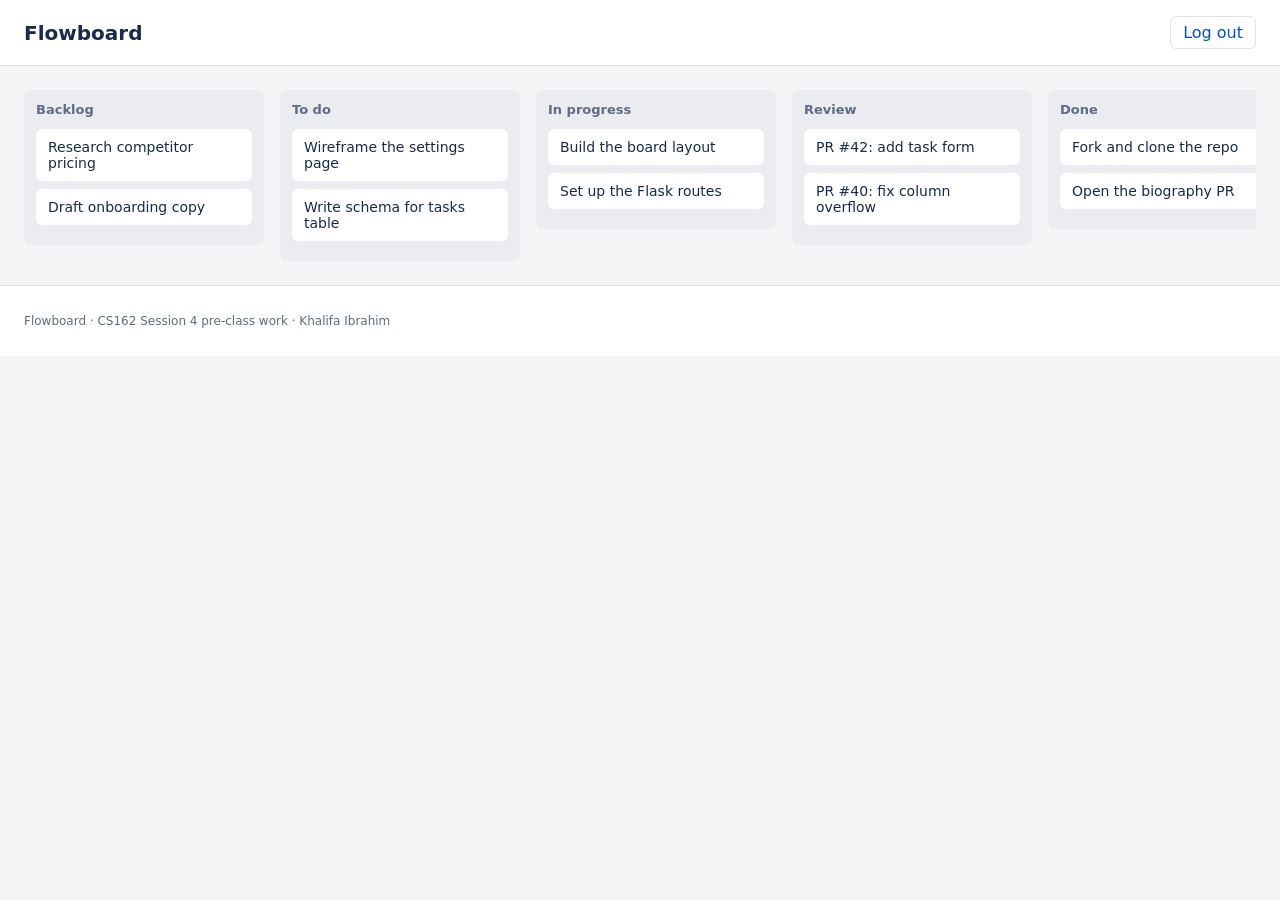
<file: session_04/index.html>
<!DOCTYPE html>
<html lang="en">
<head>
  <meta charset="utf-8">
  <meta name="viewport" content="width=device-width, initial-scale=1">
  <title>Flowboard</title>
  <link rel="stylesheet" href="styles.css">
</head>
<body>

  <header>
    <h1>Flowboard</h1>
    <a class="logout" href="/logout">Log out</a>
  </header>

  <main>
    <!-- The only div on this page. It exists to put the columns in a row. -->
    <div class="board">

      <section class="column">
        <h2>Backlog</h2>
        <ul>
          <li>Research competitor pricing</li>
          <li>Draft onboarding copy</li>
        </ul>
      </section>

      <section class="column">
        <h2>To do</h2>
        <ul>
          <li>Wireframe the settings page</li>
          <li>Write schema for tasks table</li>
        </ul>
      </section>

      <section class="column">
        <h2>In progress</h2>
        <ul>
          <li>Build the board layout</li>
          <li>Set up the Flask routes</li>
        </ul>
      </section>

      <section class="column">
        <h2>Review</h2>
        <ul>
          <li>PR #42: add task form</li>
          <li>PR #40: fix column overflow</li>
        </ul>
      </section>

      <section class="column">
        <h2>Done</h2>
        <ul>
          <li>Fork and clone the repo</li>
          <li>Open the biography PR</li>
        </ul>
      </section>

    </div>
  </main>

  <footer>
    <p>Flowboard &middot; CS162 Session 4 pre-class work &middot; Khalifa Ibrahim</p>
  </footer>

</body>
</html>
</file>
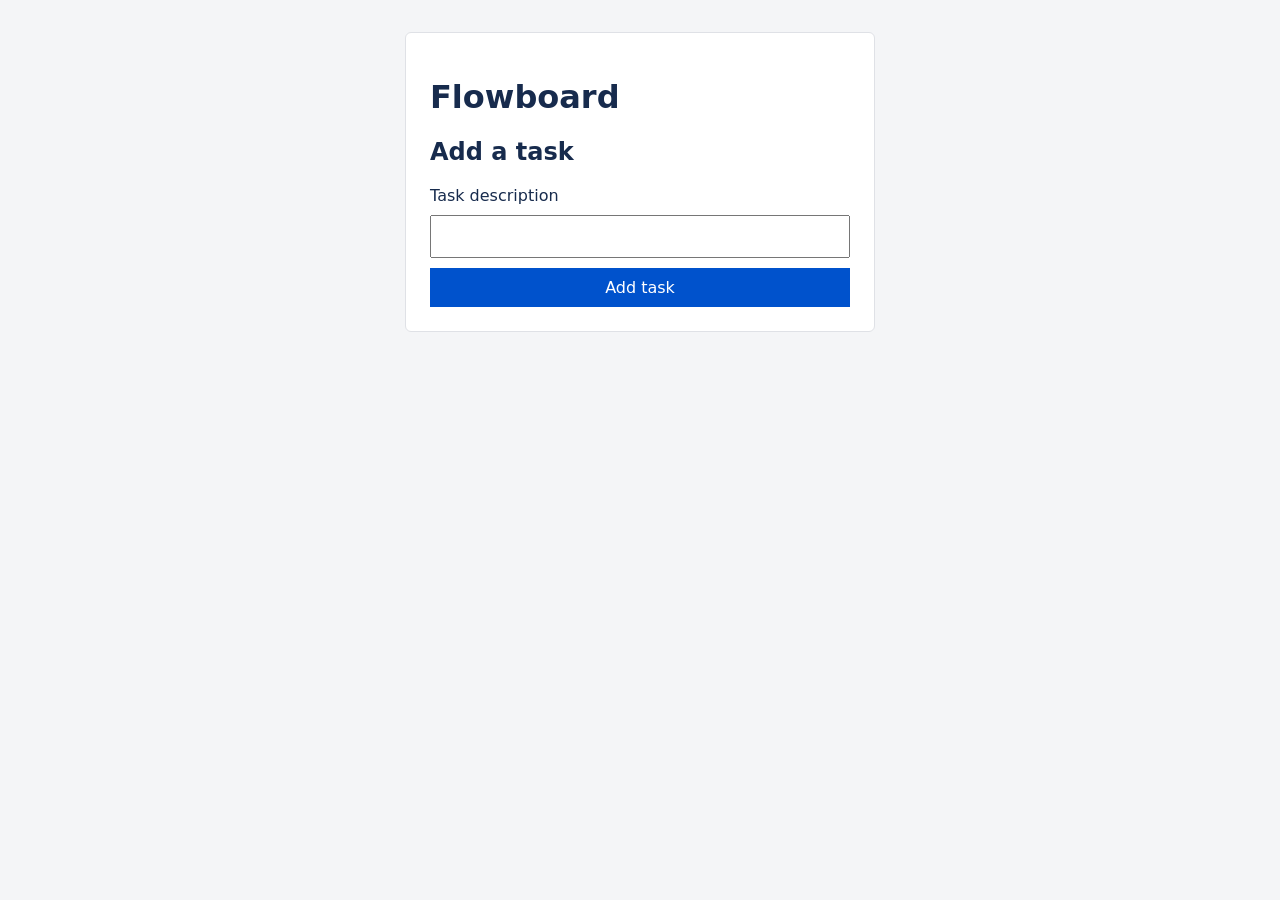
<file: session_05/index.html>
<!DOCTYPE html>
<html lang="en">
<head>
  <meta charset="utf-8">
  <meta name="viewport" content="width=device-width, initial-scale=1">
  <title>Flowboard: Add a Task</title>
  <link rel="stylesheet" href="styles.css">
</head>
<body>
  <main>
    <h1>Flowboard</h1>
    <h2>Add a task</h2>

    <form action="/tasks" method="post">
      <label for="task">Task description</label>
      <input id="task" name="task" type="text" required>
      <button type="submit">Add task</button>
    </form>
  </main>
</body>
</html>
</file>
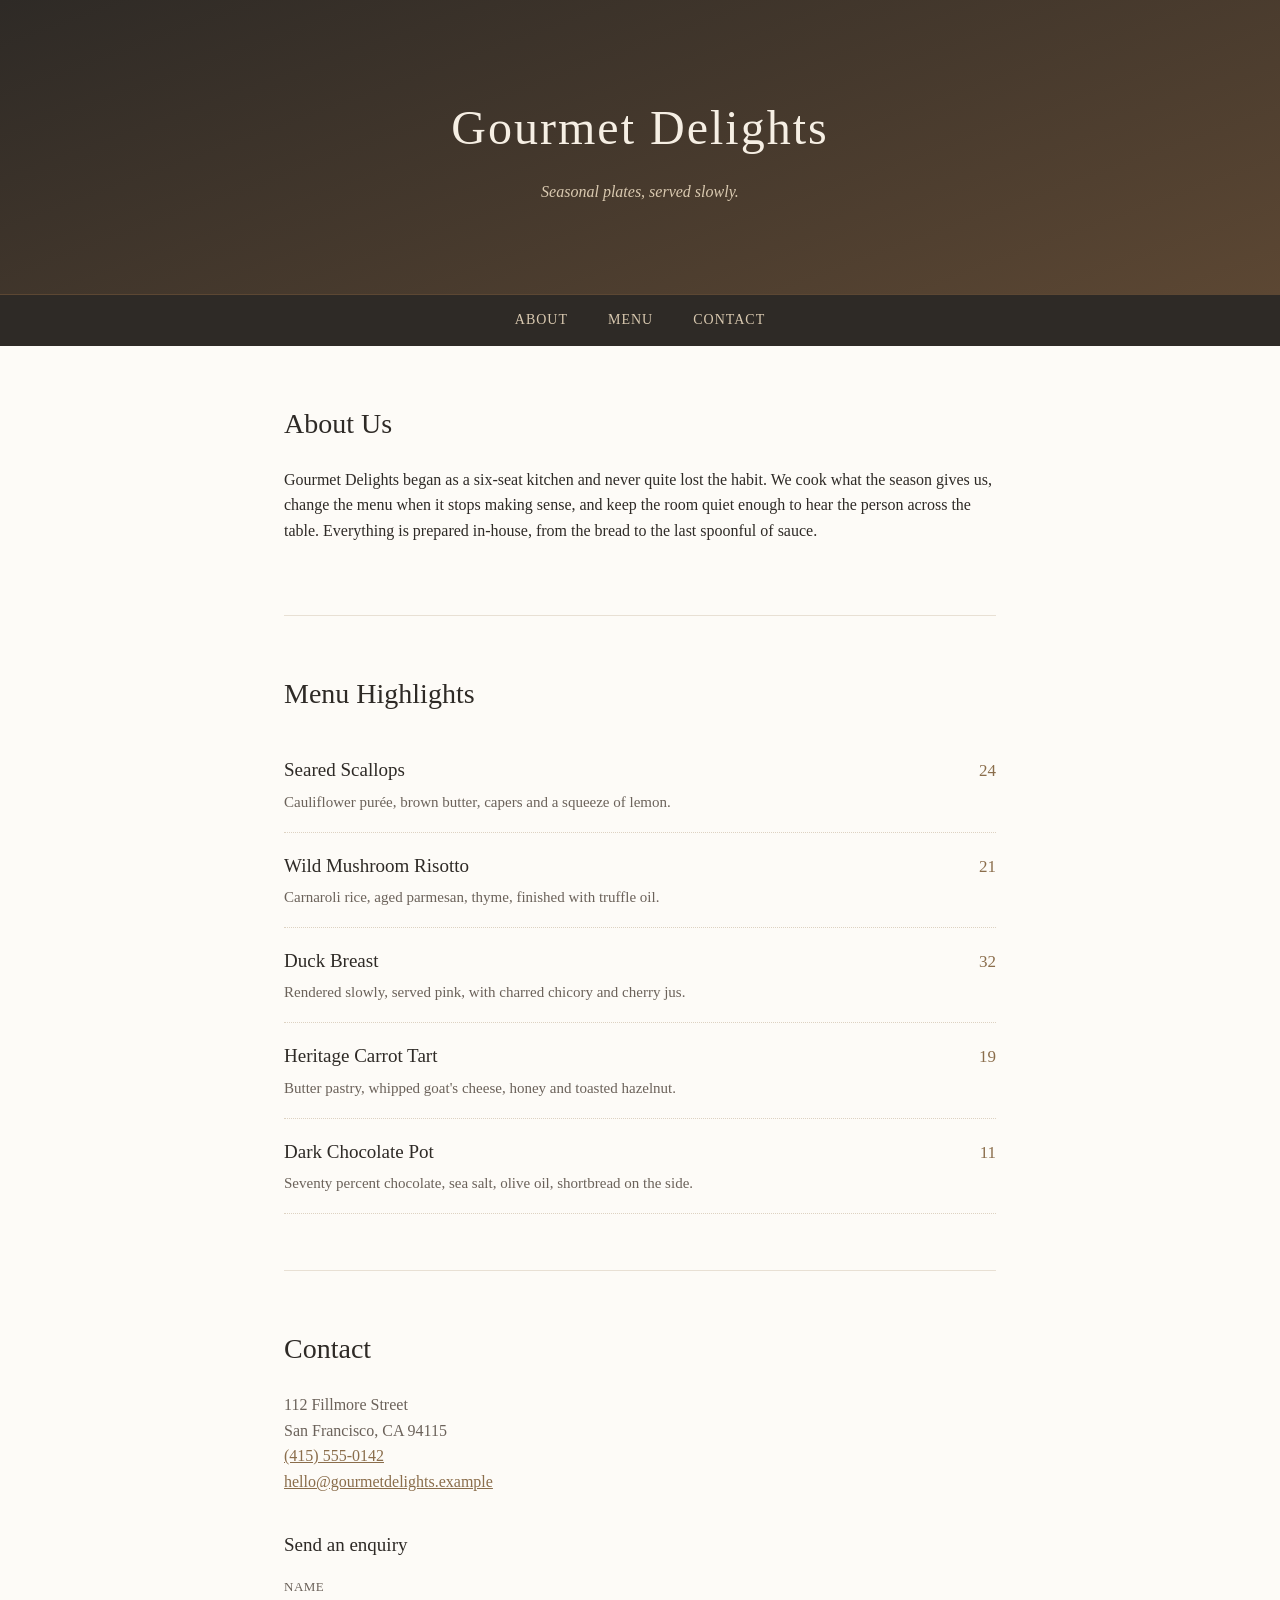
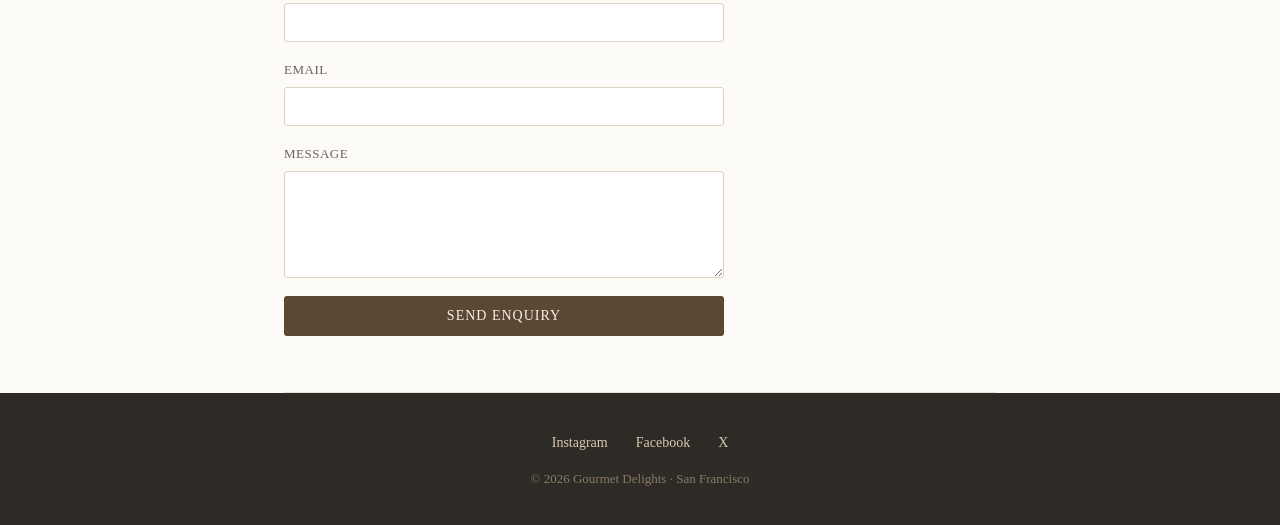
<file: session_04/restaurant/index.html>
<!DOCTYPE html>
<html lang="en">
<head>
  <meta charset="utf-8">
  <meta name="viewport" content="width=device-width, initial-scale=1">
  <title>Gourmet Delights</title>
  <link rel="stylesheet" href="styles.css">
</head>
<body>

  <!-- 1. Header: name + welcoming banner -->
  <header class="banner">
    <h1>Gourmet Delights</h1>
    <p class="tagline">Seasonal plates, served slowly.</p>
  </header>

  <!-- Optional nav. Each href points at a section id further down the page. -->
  <nav class="site-nav">
    <ul>
      <li><a href="#about">About</a></li>
      <li><a href="#menu">Menu</a></li>
      <li><a href="#contact">Contact</a></li>
    </ul>
  </nav>

  <main>

    <!-- 2. About Us -->
    <section id="about">
      <h2>About Us</h2>
      <p>
        Gourmet Delights began as a six-seat kitchen and never quite lost the habit.
        We cook what the season gives us, change the menu when it stops making sense,
        and keep the room quiet enough to hear the person across the table. Everything
        is prepared in-house, from the bread to the last spoonful of sauce.
      </p>
    </section>

    <!-- 3. Menu Highlights -->
    <section id="menu">
      <h2>Menu Highlights</h2>
      <ul class="dishes">
        <li>
          <h3>Seared Scallops <span class="price">24</span></h3>
          <p>Cauliflower purée, brown butter, capers and a squeeze of lemon.</p>
        </li>
        <li>
          <h3>Wild Mushroom Risotto <span class="price">21</span></h3>
          <p>Carnaroli rice, aged parmesan, thyme, finished with truffle oil.</p>
        </li>
        <li>
          <h3>Duck Breast <span class="price">32</span></h3>
          <p>Rendered slowly, served pink, with charred chicory and cherry jus.</p>
        </li>
        <li>
          <h3>Heritage Carrot Tart <span class="price">19</span></h3>
          <p>Butter pastry, whipped goat's cheese, honey and toasted hazelnut.</p>
        </li>
        <li>
          <h3>Dark Chocolate Pot <span class="price">11</span></h3>
          <p>Seventy percent chocolate, sea salt, olive oil, shortbread on the side.</p>
        </li>
      </ul>
    </section>

    <!-- 4. Contact: details + enquiry form -->
    <section id="contact">
      <h2>Contact</h2>

      <address>
        112 Fillmore Street<br>
        San Francisco, CA 94115<br>
        <a href="tel:+14155550142">(415) 555-0142</a><br>
        <a href="mailto:hello@gourmetdelights.example">hello@gourmetdelights.example</a>
      </address>

      <form class="contact-form">
        <h3>Send an enquiry</h3>

        <label for="name">Name</label>
        <input id="name" name="name" type="text" required>

        <label for="email">Email</label>
        <input id="email" name="email" type="email" required>

        <label for="message">Message</label>
        <textarea id="message" name="message" rows="5" required></textarea>

        <button type="submit">Send enquiry</button>
      </form>
    </section>

  </main>

  <!-- 5. Footer: social links -->
  <footer>
    <ul class="social">
      <li><a href="#">Instagram</a></li>
      <li><a href="#">Facebook</a></li>
      <li><a href="#">X</a></li>
    </ul>
    <p class="copyright">&copy; 2026 Gourmet Delights &middot; San Francisco</p>
  </footer>

</body>
</html>
</file>
<file: session_04/styles.css>
* { box-sizing: border-box; }

body {
  margin: 0;
  font-family: system-ui, sans-serif;
  background: #f4f5f7;
  color: #172b4d;
}

header {
  display: flex;
  justify-content: space-between;
  align-items: center;
  padding: 16px 24px;
  background: #fff;
  border-bottom: 1px solid #dfe1e6;
}

h1 { margin: 0; font-size: 20px; }

.logout {
  color: #0052cc;
  text-decoration: none;
  padding: 6px 12px;
  border: 1px solid #dfe1e6;
  border-radius: 6px;
}

main { padding: 24px; }

.board {
  display: flex;
  gap: 16px;
  align-items: flex-start;
  overflow-x: auto;
}

.column {
  flex: 1 0 240px;
  background: #ebecf0;
  border-radius: 6px;
  padding: 12px;
}

.column h2 {
  margin: 0 0 12px;
  font-size: 13px;
  color: #5e6c84;
}

.column ul {
  list-style: none;
  margin: 0;
  padding: 0;
}

.column li {
  background: #fff;
  border-radius: 6px;
  padding: 10px 12px;
  margin-bottom: 8px;
  font-size: 14px;
}

footer {
  padding: 16px 24px;
  border-top: 1px solid #dfe1e6;
  background: #fff;
  font-size: 12px;
  color: #5e6c84;
}

@media (max-width: 720px) {
  .board { flex-direction: column; }
}
</file>
<file: session_05/styles.css>
body {
  margin: 0;
  padding: 32px;
  font-family: system-ui, sans-serif;
  color: #172b4d;
  background: #f4f5f7;
}

main {
  max-width: 420px;
  margin: 0 auto;
  padding: 24px;
  background: white;
  border: 1px solid #dfe1e6;
  border-radius: 6px;
}

form {
  display: grid;
  gap: 10px;
}

input,
button {
  padding: 10px;
  font: inherit;
}

button {
  color: white;
  background: #0052cc;
  border: 0;
  cursor: pointer;
}
</file>
<file: session_04/restaurant/styles.css>
* { box-sizing: border-box; }

body {
  margin: 0;
  font-family: Georgia, "Times New Roman", serif;
  line-height: 1.6;
  color: #2e2a26;
  background: #fdfbf7;
}

/* ---- Header / banner ---- */
.banner {
  background: linear-gradient(160deg, #2e2a26, #5c4733);
  color: #f6efe4;
  text-align: center;
  padding: 90px 24px;
}

.banner h1 {
  margin: 0;
  font-size: 48px;
  font-weight: normal;
  letter-spacing: 2px;
}

.tagline {
  margin: 12px 0 0;
  font-style: italic;
  color: #d9c9b0;
}

/* ---- Navigation ---- */
.site-nav {
  background: #2e2a26;
  border-top: 1px solid #5c4733;
  position: sticky;
  top: 0;
}

.site-nav ul {
  list-style: none;
  margin: 0;
  padding: 0;
  display: flex;
  justify-content: center;
  gap: 40px;
}

.site-nav a {
  display: block;
  padding: 14px 0;
  color: #d9c9b0;
  text-decoration: none;
  font-size: 14px;
  letter-spacing: 1px;
  text-transform: uppercase;
}

.site-nav a:hover { color: #fff; }

/* ---- Sections ---- */
main {
  max-width: 760px;
  margin: 0 auto;
  padding: 0 24px;
}

section {
  padding: 56px 0;
  border-bottom: 1px solid #e8e0d4;
}

h2 {
  font-size: 28px;
  font-weight: normal;
  margin: 0 0 20px;
}

/* ---- Menu ---- */
.dishes {
  list-style: none;
  margin: 0;
  padding: 0;
}

.dishes li {
  padding: 18px 0;
  border-bottom: 1px dotted #ddd2c2;
}

.dishes h3 {
  margin: 0;
  font-size: 19px;
  font-weight: normal;
  display: flex;
  justify-content: space-between;
  align-items: baseline;
  gap: 16px;
}

.dishes p {
  margin: 4px 0 0;
  color: #6b625a;
  font-size: 15px;
}

.price {
  color: #8a6d4b;
  font-size: 17px;
}

/* ---- Contact ---- */
address {
  font-style: normal;
  margin-bottom: 36px;
  color: #6b625a;
}

address a { color: #8a6d4b; }

.contact-form {
  display: flex;
  flex-direction: column;
  max-width: 440px;
}

.contact-form h3 {
  font-size: 19px;
  font-weight: normal;
  margin: 0 0 16px;
}

label {
  font-size: 13px;
  letter-spacing: 0.5px;
  text-transform: uppercase;
  color: #6b625a;
  margin-bottom: 6px;
}

input, textarea {
  font-family: inherit;
  font-size: 15px;
  padding: 10px;
  margin-bottom: 18px;
  border: 1px solid #ddd2c2;
  background: #fff;
  border-radius: 3px;
}

button {
  font-family: inherit;
  font-size: 14px;
  letter-spacing: 1px;
  text-transform: uppercase;
  padding: 12px;
  border: none;
  border-radius: 3px;
  background: #5c4733;
  color: #f6efe4;
  cursor: pointer;
}

button:hover { background: #2e2a26; }

/* ---- Footer ---- */
footer {
  background: #2e2a26;
  color: #d9c9b0;
  text-align: center;
  padding: 36px 24px;
}

.social {
  list-style: none;
  margin: 0 0 14px;
  padding: 0;
  display: flex;
  justify-content: center;
  gap: 28px;
}

.social a {
  color: #d9c9b0;
  text-decoration: none;
  font-size: 14px;
}

.social a:hover { color: #fff; }

.copyright {
  margin: 0;
  font-size: 13px;
  color: #8a7a66;
}

@media (max-width: 600px) {
  .banner { padding: 60px 20px; }
  .banner h1 { font-size: 34px; }
  .site-nav ul { gap: 22px; }
}
</file>
